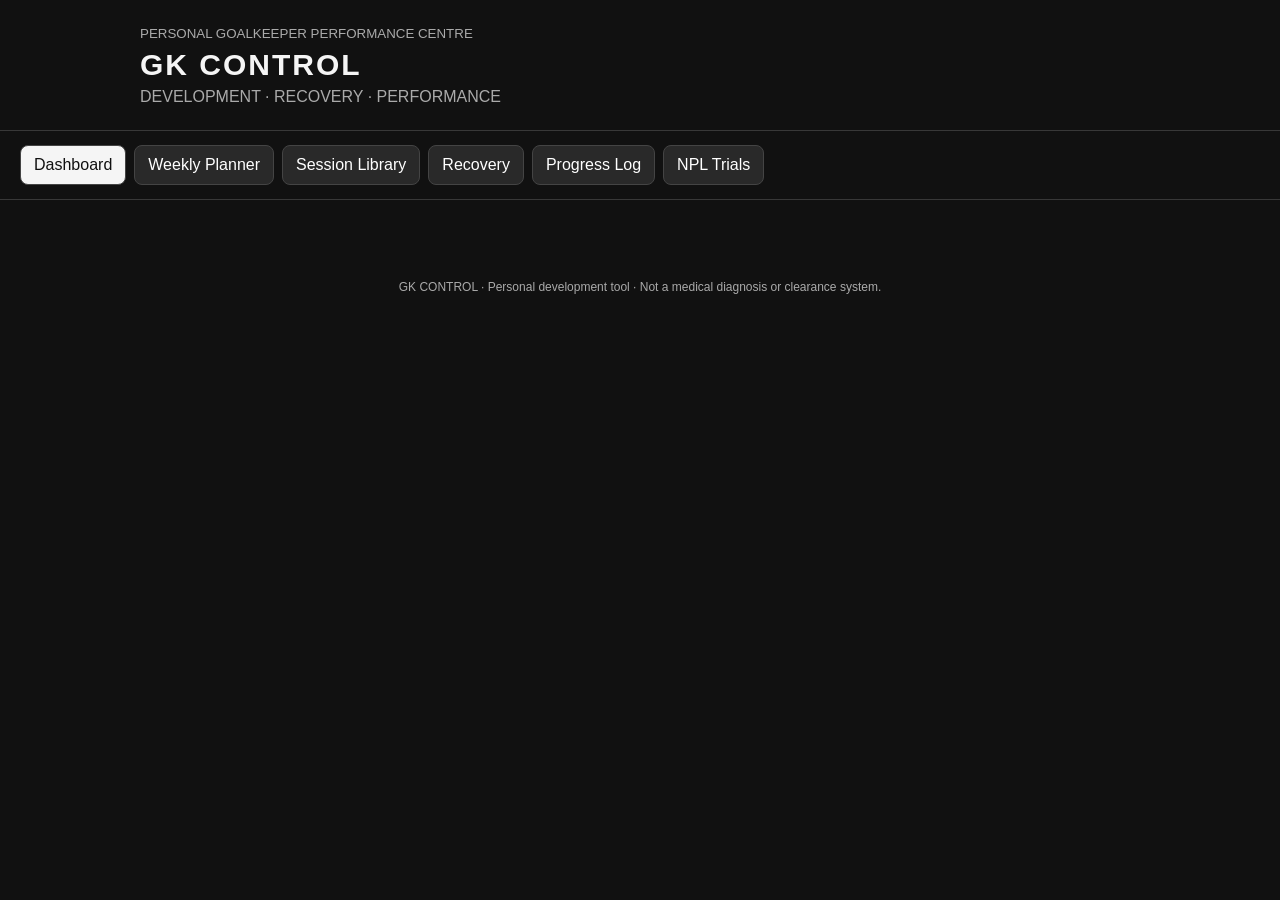
<file: index.html>
<!DOCTYPE html>
<html lang="en">
<head>
<meta charset="UTF-8">
<meta name="viewport" content="width=device-width, initial-scale=1">
<title>GK CONTROL | Goalkeeper Hub</title>
<style>
:root{--bg:#111;--panel:#1c1c1c;--line:#383838;--text:#f5f5f5;--muted:#aaa}
*{box-sizing:border-box}
body{margin:0;background:var(--bg);color:var(--text);font-family:Arial,sans-serif}
header{padding:24px 20px;border-bottom:1px solid var(--line)}
header small,.muted{color:var(--muted)}
h1{margin:6px 0;font-size:30px;letter-spacing:2px}
h2{font-size:21px}
h3{font-size:16px}
main{max-width:1050px;margin:auto;padding:20px}
nav{display:flex;gap:8px;overflow-x:auto;padding:14px 20px;border-bottom:1px solid var(--line)}
button,select,input,textarea{font:inherit}
button{cursor:pointer}
nav button,.btn{background:#292929;color:white;border:1px solid #444;border-radius:8px;padding:10px 13px;white-space:nowrap}
nav button.active,.btn.primary{background:#f5f5f5;color:#111}
nav button:hover,.btn:hover{border-color:#fff}
.page{display:none}.page.active{display:block}
.grid{display:grid;grid-template-columns:repeat(auto-fit,minmax(210px,1fr));gap:12px}
.card{background:var(--panel);border:1px solid var(--line);border-radius:12px;padding:16px;margin-bottom:12px}
.stat{font-size:30px;font-weight:bold;margin:8px 0}
label.task{display:flex;gap:10px;align-items:flex-start;padding:12px 0;border-bottom:1px solid var(--line)}
input[type=checkbox]{accent-color:#aaa;width:18px;height:18px;flex-shrink:0}
input:not([type=checkbox]),select,textarea{width:100%;background:#111;color:white;border:1px solid #555;border-radius:7px;padding:11px;margin:6px 0 12px}
textarea{min-height:90px;resize:vertical}
label.field{display:block;color:#ccc;font-size:13px;margin-top:10px}
.bar{height:8px;background:#333;border-radius:8px;overflow:hidden}
.bar div{height:100%;width:0;background:#eee;transition:width .2s}
.tag{display:inline-block;background:#303030;border:1px solid #444;border-radius:20px;padding:5px 9px;font-size:12px;color:#ddd}
.actions{display:flex;flex-wrap:wrap;gap:8px;margin-top:12px}
footer{padding:24px;color:var(--muted);font-size:12px;text-align:center}
hr{border:0;border-top:1px solid var(--line);margin:18px 0}
@media(min-width:700px){main{padding:28px}header{padding-left:max(24px,calc((100% - 1000px)/2))}}
</style>
</head>
<body>
<header>
  <small>PERSONAL GOALKEEPER PERFORMANCE CENTRE</small>
  <h1>GK CONTROL</h1>
  <div class="muted">DEVELOPMENT · RECOVERY · PERFORMANCE</div>
</header>
<nav id="nav">
  <button class="active" data-page="home">Dashboard</button>
  <button data-page="week">Weekly Planner</button>
  <button data-page="sessions">Session Library</button>
  <button data-page="recovery">Recovery</button>
  <button data-page="progress">Progress Log</button>
  <button data-page="trials">NPL Trials</button>
</nav>
<main>
<section id="home" class="page active">
  <div class="card">
    <span class="tag">MY PERFORMANCE HUB</span>
    <h2>Welcome back, Keeper.</h2>
    <p class="muted">Small improvements. Honest reviews. Consistent development.</p>
    <label class="field">My current phase
      <select id="phase">
        <option>Recovery / awaiting assessment</option>
        <option>Clinician-approved rehabilitation</option>
        <option>Return to football progression</option>
        <option>Full training - cleared</option>
        <option>Trial preparation - cleared</option>
      </select>
    </label>
  </div>
  <div class="grid">
    <div class="card"><div class="muted">DEVELOPMENT TASKS</div><div class="stat" id="taskCount">0/0</div><div class="bar"><div id="taskBar"></div></div></div>
    <div class="card"><div class="muted">MEDICAL MILESTONES</div><div class="stat" id="medicalCount">0/4</div><div class="muted">Mark only completed milestones.</div></div>
    <div class="card"><div class="muted">TRIAL PREPARATION</div><div class="stat" id="trialCount">0/7</div><div class="muted">Build readiness step by step.</div></div>
  </div>
  <div class="card"><h3>My priorities</h3><ul>
    <li>Arrange outstanding medical assessments.</li>
    <li>Review match footage and coach feedback.</li>
    <li>Record development goals and next steps.</li>
  </ul><p class="muted">Physical training must match your clinician's restrictions and clearance.</p></div>
  <div class="card"><h3>Data & backups</h3><p class="muted">Your entries are saved in this browser on this device. Export backups regularly. Clearing browser data can erase your entries.</p>
    <div class="actions"><button class="btn primary" id="export">Export my backup</button><button class="btn" id="importBtn">Import backup</button><input type="file" id="importFile" accept=".json,application/json" hidden></div>
  </div>
</section>

<section id="week" class="page">
  <h2>Weekly Planner</h2><p class="muted">Plan study, appointments, rest and only activities approved for your current phase.</p>
  <div id="weekFields"></div>
  <button class="btn primary" id="saveWeek">Save weekly plan</button>
</section>

<section id="sessions" class="page">
  <h2>Solo Session Library</h2>
  <p class="muted">Choose sessions that fit your current phase. Study sessions are non-physical.</p>
  <div class="card"><span class="tag">CURRENT PHASE</span><h3>01 — Tour Footage Review</h3><p>Review a short match clip. Note your starting position, decisions, communication and recovery after each action.</p><p><b>Record:</b> one strength, one improvement and one question.</p></div>
  <div class="card"><span class="tag">CURRENT PHASE</span><h3>02 — Positioning & Decisions</h3><p>Sketch the goal and ball position. Predict the goalkeeper's starting position, the angle to protect and the best decision.</p></div>
  <div class="card"><span class="tag">CURRENT PHASE</span><h3>03 — Mental Reset</h3><p>Write down how to reset after a mistake, communicate clearly and stay focused on the next action.</p></div>
  <div class="card"><span class="tag">AFTER SPECIFIC CLEARANCE</span><h3>04 — Handling & Catching</h3><p>Future category: secure handling, high and low balls, and rebound control. Create physical drills only after appropriate clearance.</p></div>
  <div class="card"><span class="tag">AFTER SPECIFIC CLEARANCE</span><h3>05 — Footwork & Shot-Stopping</h3><p>Future category: set position, movement, diving, landing and recovery. Requires clearance for the relevant movements and impacts.</p></div>
  <div class="card"><span class="tag">AFTER SPECIFIC CLEARANCE</span><h3>06 — Distribution & Crosses</h3><p>Future category: passing, first touch, goal kicks, aerial decisions and communication. Respect wrist and knee restrictions.</p></div>
  <div class="card"><span class="tag">AFTER SPECIFIC CLEARANCE</span><h3>07 — Athletic Development</h3><p>Future category: strength, agility, speed and conditioning under an appropriate return-to-play plan.</p></div>
</section>

<section id="recovery" class="page">
  <h2>Recovery & Medical Milestones</h2>
  <div class="card"><p class="muted">Tick a milestone only after it happens. Record medical details privately with your healthcare professional, not in public website files.</p>
    <div id="medicalTasks"></div>
  </div>
  <div class="card"><h3>Questions for my clinician</h3>
    <textarea id="medicalNotes" placeholder="Safe movements, work restrictions, approved rehab, warning signs, return-to-running criteria, follow-up..."></textarea>
    <button class="btn primary" id="saveMedical">Save private browser notes</button>
  </div>
  <div class="card"><h3>Safety reminder</h3><p>Do not test your knee or wrist with running, jumping, diving, hard gripping or loaded exercises before assessment and appropriate clearance. Seek prompt care if your knee locks, you cannot straighten it or bear weight, or severe symptoms develop.</p></div>
</section>

<section id="progress" class="page">
  <h2>Progress Log</h2>
  <div class="card">
    <label class="field">Review date<input id="logDate" type="date"></label>
    <label class="field">Skill or area
      <select id="logSkill">
        <option>Starting position & angles</option><option>Handling & rebound control</option><option>Footwork & set position</option><option>Crosses & aerial decisions</option><option>One-on-ones</option><option>Distribution</option><option>Communication</option><option>Mental reset</option><option>Recovery milestone</option>
      </select>
    </label>
    <label class="field">Performance rating (only if observed)<select id="logRating"><option>Not rated</option><option>1 - Needs work</option><option>2 - Developing</option><option>3 - Improving</option><option>4 - Strong</option><option>5 - Consistent strength</option></select></label>
    <label class="field">Confidence<select id="logConfidence"><option>Not rated</option><option>1 - Low</option><option>2</option><option>3 - Building</option><option>4</option><option>5 - High</option></select></label>
    <label class="field">What did I notice?<textarea id="logNotes" placeholder="Evidence, strengths, mistakes, coach feedback..."></textarea></label>
    <label class="field">Next priority<textarea id="logGoal" placeholder="One specific next step"></textarea></label>
    <button class="btn primary" id="addLog">Save review</button>
  </div>
  <h3>Previous reviews</h3><div id="logs"></div>
</section>

<section id="trials" class="page">
  <h2>NPL Trial Preparation</h2>
  <p class="muted">Preparation is more than making saves: decisions, communication, coachability and consistency count too.</p>
  <div class="card" id="trialTasks"></div>
  <div class="card"><h3>My goalkeeper profile</h3>
    <label class="field">Five strengths<textarea id="strengths" placeholder="My strongest qualities as a goalkeeper"></textarea></label>
    <label class="field">Three areas to improve<textarea id="weaknesses" placeholder="Honest development priorities"></textarea></label>
    <label class="field">Coach feedback<textarea id="coachFeedback" placeholder="What have coaches told me?"></textarea></label>
    <label class="field">My next goal<textarea id="trialGoal" placeholder="A realistic next milestone"></textarea></label>
    <button class="btn primary" id="saveProfile">Save profile</button>
  </div>
</section>
</main>
<footer>GK CONTROL · Personal development tool · Not a medical diagnosis or clearance system.</footer>

<script>
const $=id=>document.getElementById(id);
const defaults={
 phase:"Recovery / awaiting assessment",
 tasks:[
 "Arrange outstanding medical assessments",
 "Review tour footage and identify lessons",
 "Choose a technical weakness to study",
 "Start a weekly performance journal",
 "Write goalkeeper communication cues",
 "Create a mental reset routine",
 "Research trial dates and requirements",
 "Confirm medical readiness before physical trials"
 ],
 medical:[
 "Knee assessment / imaging completed",
 "Wrist assessment / imaging completed",
 "Results reviewed with a clinician",
 "Specific return-to-football clearance received"
 ],
 trial:[
 "Write five goalkeeper strengths",
 "List three areas to improve",
 "Collect useful match footage",
 "Review communication cues",
 "Research trial dates and eligibility",
 "Identify coaches for honest feedback",
 "Confirm readiness before physical trials"
 ],
 week:{},
 medicalDone:[],trialDone:[],taskDone:[],logs:[],
 medicalNotes:"",strengths:"",weaknesses:"",coachFeedback:"",trialGoal:""
};
let data;
try{data={...defaults,...JSON.parse(localStorage.getItem("gk-control-data")||"{}")}}catch(e){data={...defaults}}
function save(){localStorage.setItem("gk-control-data",JSON.stringify(data));renderStats()}
function checkList(container,items,doneKey){
 const el=$(container);el.innerHTML="";
 items.forEach((label,i)=>{
 const row=document.createElement("label");row.className="task";
 const cb=document.createElement("input");cb.type="checkbox";cb.checked=data[doneKey].includes(i);
 cb.addEventListener("change",()=>{data[doneKey]=cb.checked?[...data[doneKey],i]:data[doneKey].filter(x=>x!==i);save()});
 const span=document.createElement("span");span.textContent=label;
 row.append(cb,span);el.append(row);
 });
}
function renderStats(){
 $("taskCount").textContent=data.taskDone.length+"/"+data.tasks.length;
 $("taskBar").style.width=(100*data.taskDone.length/data.tasks.length)+"%";
 $("medicalCount").textContent=data.medicalDone.length+"/"+data.medical.length;
 $("trialCount").textContent=data.trialDone.length+"/"+data.trial.length;
}
function renderWeek(){
 const el=$("weekFields");el.innerHTML="";
 ["Monday","Tuesday","Wednesday","Thursday","Friday","Saturday","Sunday"].forEach(day=>{
 const label=document.createElement("label");label.className="field";label.textContent=day;
 const input=document.createElement("input");input.value=data.week[day]||"";
 input.placeholder="Study, appointments, rest, approved activity...";
 input.dataset.day=day;label.append(input);el.append(label);
 });
}
function renderLogs(){
 const el=$("logs");el.innerHTML="";
 if(!data.logs.length){el.textContent="No reviews saved yet.";return}
 [...data.logs].reverse().forEach(log=>{
 const card=document.createElement("div");card.className="card";
 const h=document.createElement("h3");h.textContent=log.date+" · "+log.skill;
 const p=document.createElement("p");p.textContent="Rating: "+log.rating+" | Confidence: "+log.confidence;
 const notes=document.createElement("p");notes.textContent=log.notes||"No observations recorded.";
 const goal=document.createElement("p");goal.textContent="Next priority: "+(log.goal||"Not set");
 card.append(h,p,notes,goal);el.append(card);
 });
}
function render(){
 $("phase").value=data.phase;
 checkList("medicalTasks",data.medical,"medicalDone");
 checkList("trialTasks",data.trial,"trialDone");
 checkList("home",[], "taskDone");
 renderWeek();renderLogs();renderStats();
 $("medicalNotes").value=data.medicalNotes;
 ["strengths","weaknesses","coachFeedback","trialGoal"].forEach(k=>$(k).value=data[k]||"");
}
document.querySelectorAll("nav button").forEach(btn=>btn.addEventListener("click",()=>{
 document.querySelectorAll("nav button").forEach(b=>b.classList.toggle("active",b===btn));
 document.querySelectorAll(".page").forEach(p=>p.classList.toggle("active",p.id===btn.dataset.page));
}));
$("phase").addEventListener("change",e=>{data.phase=e.target.value;save()});
$("saveWeek").addEventListener("click",()=>{
 document.querySelectorAll("#weekFields input").forEach(i=>data.week[i.dataset.day]=i.value);save();alert("Weekly plan saved on this device.");
});
$("saveMedical").addEventListener("click",()=>{data.medicalNotes=$("medicalNotes").value;save();alert("Notes saved on this device.")});
$("addLog").addEventListener("click",()=>{
 data.logs.push({date:$("logDate").value||new Date().toISOString().slice(0,10),skill:$("logSkill").value,rating:$("logRating").value,confidence:$("logConfidence").value,notes:$("logNotes").value,goal:$("logGoal").value});
 ["logNotes","logGoal"].forEach(k=>$(k).value="");save();renderLogs();alert("Review saved.");
});
$("saveProfile").addEventListener("click",()=>{
 ["strengths","weaknesses","coachFeedback","trialGoal"].forEach(k=>data[k]=$(k).value);save();alert("Profile saved on this device.");
});
$("export").addEventListener("click",()=>{
 const blob=new Blob([JSON.stringify(data,null,2)],{type:"application/json"});
 const url=URL.createObjectURL(blob);const a=document.createElement("a");a.href=url;a.download="gk-control-backup.json";a.click();URL.revokeObjectURL(url);
});
$("importBtn").addEventListener("click",()=>$("importFile").click());
$("importFile").addEventListener("change",async e=>{
 try{
 const imported=JSON.parse(await e.target.files[0].text());
 if(!imported||!Array.isArray(imported.tasks)||!Array.isArray(imported.logs))throw Error("Invalid backup");
 data={...defaults,...imported};save();render();alert("Backup imported.");
 }catch(err){alert("Couldn't import that backup. Please choose a valid GK CONTROL JSON backup.")}e.target.value="";
});
/* Task checklist is rendered in its own dashboard card. */
const taskCard=document.createElement("div");taskCard.className="card";
const taskHeading=document.createElement("h3");taskHeading.textContent="Development checklist";
taskCard.append(taskHeading);
const taskList=document.createElement("div");taskList.id="dashboardTasks";taskCard.append(taskList);
$("home").insertBefore(taskCard,$("home").children[1]);
const oldRender=render;
render=function(){
 oldRender();
 checkList("dashboardTasks",data.tasks,"taskDone");
};
render();
</script>
</body>
</html>
</file>
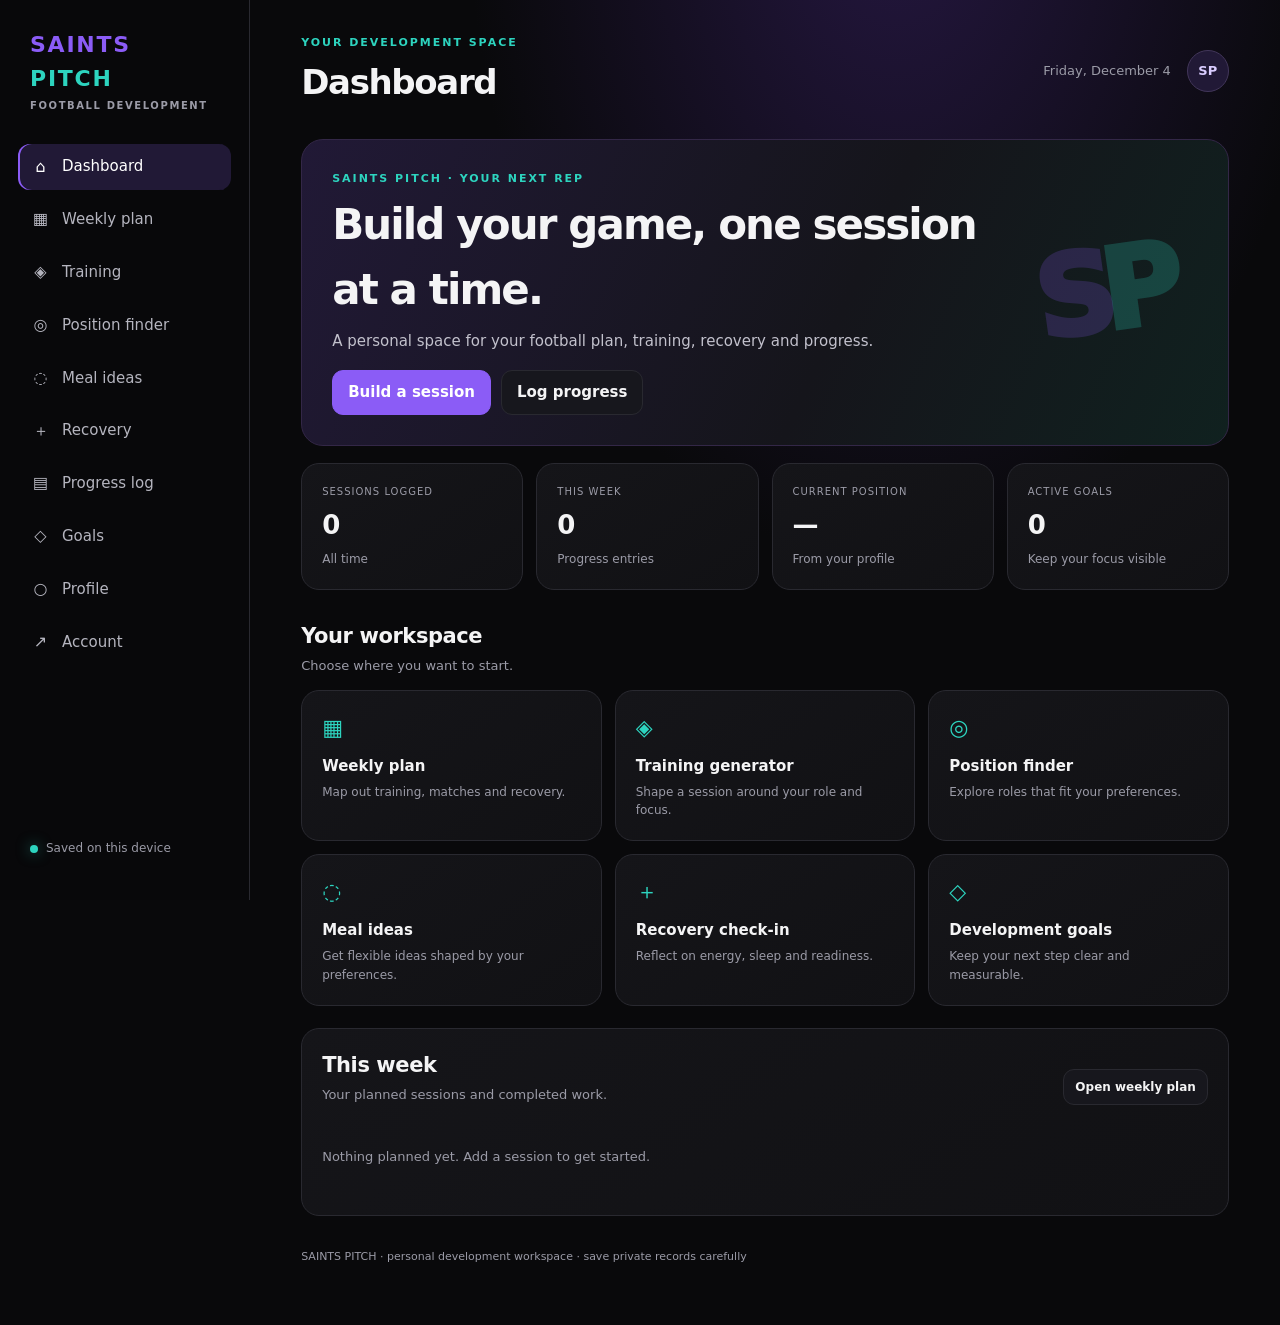
<file: saints-pitch/index.html>
<!doctype html>
<html lang="en">
<head>
  <meta charset="utf-8">
  <meta name="viewport" content="width=device-width, initial-scale=1">
  <meta name="theme-color" content="#09090b">
  <title>SAINTS PITCH — Football development</title>
  <link rel="stylesheet" href="app.css">
</head>
<body>
  <div class="app-shell">
    <aside class="sidebar">
      <a class="brand" href="#dashboard"><span>SAINTS</span> <b>PITCH</b></a>
      <p class="brand-sub">FOOTBALL DEVELOPMENT</p>
      <nav id="sideNav" aria-label="Main navigation"></nav>
      <div class="side-status"><span class="status-dot"></span><span id="saveStatus">Saved on this device</span></div>
    </aside>
    <main class="main">
      <header class="topbar"><div><p class="eyebrow">YOUR DEVELOPMENT SPACE</p><h1 id="pageTitle">Dashboard</h1></div><div class="topbar-right"><span id="today"></span><button class="avatar" data-page="account" aria-label="Open account">SP</button></div></header>
      <div id="message" class="message" role="status" aria-live="polite" hidden></div>

      <section class="page active" id="dashboard">
        <div class="hero"><div><p class="eyebrow">SAINTS PITCH · YOUR NEXT REP</p><h2>Build your game, one session at a time.</h2><p>A personal space for your football plan, training, recovery and progress.</p><div class="actions"><button class="button primary" data-page="training">Build a session</button><button class="button secondary" data-page="progress">Log progress</button></div></div><div class="hero-mark" aria-hidden="true">S<span>P</span></div></div>
        <div class="stats"><article class="card stat"><span>SESSIONS LOGGED</span><strong id="statSessions">0</strong><small>All time</small></article><article class="card stat"><span>THIS WEEK</span><strong id="statWeek">0</strong><small>Progress entries</small></article><article class="card stat"><span>CURRENT POSITION</span><strong id="statPosition">—</strong><small>From your profile</small></article><article class="card stat"><span>ACTIVE GOALS</span><strong id="statGoals">0</strong><small>Keep your focus visible</small></article></div>
        <div class="section-heading"><div><h2>Your workspace</h2><p>Choose where you want to start.</p></div></div><div class="tool-grid" id="quickTools"></div>
        <div class="card dashboard-plan"><div class="section-heading compact"><div><h2>This week</h2><p>Your planned sessions and completed work.</p></div><button class="button small secondary" data-page="plan">Open weekly plan</button></div><div id="dashboardPlan" class="empty">Nothing planned yet. Add a session to get started.</div></div>
      </section>

      <section class="page" id="plan"><div class="section-heading"><div><p class="eyebrow">BUILD A ROUTINE THAT FITS</p><h2>Weekly plan</h2><p>Plan around team training, matches, school/work and rest days.</p></div></div><div class="card"><form id="planForm" class="form-grid"><label>Day<select id="planDay"><option>Monday</option><option>Tuesday</option><option>Wednesday</option><option>Thursday</option><option>Friday</option><option>Saturday</option><option>Sunday</option></select></label><label>Focus<select id="planFocus"><option>Team training</option><option>Technical work</option><option>Strength and movement</option><option>Match / trial</option><option>Recovery</option><option>Rest</option></select></label><label>Minutes<input id="planMinutes" type="number" min="0" max="240" value="45"></label><label class="wide">Notes<input id="planNotes" maxlength="120" placeholder="Optional"></label></form><div class="actions"><button class="button primary" id="addPlan">Add to week</button><button class="button secondary" id="clearPlan">Clear week</button></div></div><div class="section-heading"><div><h2>Your sessions</h2><p>Mark a session done to add it to your progress log.</p></div></div><div id="planList" class="plan-list"></div></section>

      <section class="page" id="training"><div class="section-heading"><div><p class="eyebrow">RULE-BASED SESSION BUILDER</p><h2>Training generator</h2><p>Shape a session around your position, goal and available time.</p></div></div><div class="card"><form id="trainingForm" class="form-grid"><label>Position<select id="trainPosition"><option>Goalkeeper</option><option>Centre back</option><option>Full back</option><option>Centre midfielder</option><option>Attacking midfielder</option><option>Winger</option><option>Striker</option><option>General / exploring</option></select></label><label>Development area<select id="trainFocus"><option>Ball mastery</option><option>Passing and first touch</option><option>Speed and agility</option><option>Strength and movement</option><option>Position-specific skills</option><option>Match awareness</option><option>Recovery / light day</option></select></label><label>Time<select id="trainMinutes"><option value="20">20 minutes</option><option value="35" selected>35 minutes</option><option value="50">50 minutes</option></select></label><label>Equipment<select id="trainEquipment"><option>Ball only</option><option>Ball and cones / markers</option><option>Bodyweight only</option><option>Full pitch access</option></select></label><label class="wide check-label"><input type="checkbox" id="trainingCleared"> I have clinician clearance for movement-based training</label><label class="wide">Anything to work around?<input id="trainNotes" maxlength="120" placeholder="e.g. limited space, no wall"></label></form><div class="actions"><button class="button primary" id="generateTraining">Generate session</button><button class="button secondary" id="saveTraining" hidden>Save to progress</button></div><div id="trainingResult" aria-live="polite"></div></div><p class="notice">Training ideas are educational, not medical advice. If you have pain, an injury or symptoms that concern you, pause and speak with a qualified clinician. Do not train through pain.</p></section>

      <section class="page" id="positions"><div class="section-heading"><div><p class="eyebrow">FIND A ROLE TO EXPLORE</p><h2>Position finder</h2><p>Use your preferences to explore roles. This is a starting point, not a verdict.</p></div></div><div class="card"><form id="positionForm" class="form-grid"><label>What do you enjoy most?<select id="pref1"><option value="hands">Using hands and organising</option><option value="defend">Defending and reading danger</option><option value="pass">Passing and linking play</option><option value="create">Creating chances</option><option value="finish">Getting into scoring areas</option></select></label><label>What sounds like you?<select id="pref2"><option value="calm">Calm decision-maker</option><option value="fast">Quick and energetic</option><option value="strong">Enjoys physical duels</option><option value="creative">Inventive and expressive</option><option value="aware">Reads the game early</option></select></label><label>What would you like more of?<select id="pref3"><option value="team">Being involved in team play</option><option value="space">Finding space</option><option value="duels">One-on-one moments</option><option value="organise">Organising teammates</option></select></label></form><div class="actions"><button class="button primary" id="generatePosition">Show roles to try</button></div><div id="positionResult" aria-live="polite"></div></div></section>

      <section class="page" id="nutrition"><div class="section-heading"><div><p class="eyebrow">FLEXIBLE FOOD INSPIRATION</p><h2>Meal ideas</h2><p>Get a general idea shaped by your preferences and budget.</p></div></div><p class="notice">Meal suggestions are not clinical nutrition advice and cannot guarantee allergy safety. Check every ingredient and label. For allergies, medical conditions or restrictive diets, speak with a qualified dietitian or clinician.</p><div class="card"><form id="nutritionForm" class="form-grid"><label>Meal<select id="mealType"><option>Breakfast</option><option>Lunch</option><option>Dinner</option><option>Snack</option></select></label><label>Budget<select id="mealBudget"><option value="low">Budget friendly</option><option value="any">Flexible</option></select></label><label>Eating preference<select id="dietStyle"><option value="any">No preference</option><option value="vegetarian">Vegetarian</option><option value="vegan">Vegan</option><option value="halal">Halal-friendly</option><option value="glutenfree">Gluten-free preference</option><option value="dairyfree">Dairy-free preference</option></select></label><label>Foods to avoid<input id="avoidFoods" maxlength="160" placeholder="Comma separated"></label><label class="wide">Cultural or religious notes<input id="mealCulture" maxlength="100" placeholder="e.g. no pork"></label></form><div class="actions"><button class="button primary" id="generateMeal">Suggest a meal</button><button class="button secondary" id="saveMeal" hidden>Save idea</button></div><div id="mealResult" aria-live="polite"></div></div></section>

      <section class="page" id="recovery"><div class="section-heading"><div><p class="eyebrow">REST IS PART OF THE PLAN</p><h2>Recovery and readiness</h2><p>Take a quick check-in before deciding what your body needs today.</p></div></div><div class="two-col"><div class="card"><form id="recoveryForm" class="form-grid"><label>Sleep last night<select id="sleep"><option>Good</option><option>Okay</option><option>Poor</option></select></label><label>Energy today<select id="energy"><option>High</option><option>Steady</option><option>Low</option></select></label><label>Soreness<select id="soreness"><option>None</option><option>Mild</option><option>Moderate</option><option>High</option></select></label><label>Pain affecting movement?<select id="pain"><option>No</option><option>Yes</option></select></label><label class="wide">Optional note<textarea id="recoveryNotes" maxlength="240" placeholder="Keep it general; avoid detailed medical information."></textarea></label></form><button class="button primary" id="saveRecovery">Save check-in</button></div><div class="card"><p class="eyebrow">RECENT CHECK-INS</p><div id="recoveryList" class="empty">No check-ins saved yet.</div></div></div></section>

      <section class="page" id="progress"><div class="section-heading"><div><p class="eyebrow">NOTICE THE SMALL WINS</p><h2>Progress log</h2><p>Save training, matches, recovery and reflections.</p></div><div class="actions"><button class="button secondary" id="exportData">Export my data</button><label class="button secondary import-button" for="importData">Import backup<input id="importData" type="file" accept="application/json,.json" hidden></label></div></div><div class="two-col"><div class="card"><form id="logForm" class="form-grid"><label>Entry type<select id="logType"><option>Training</option><option>Match / trial</option><option>Recovery</option><option>Reflection</option></select></label><label>Date<input type="date" id="logDate" required></label><label>Minutes (optional)<input type="number" id="logDuration" min="0" max="600" placeholder="35"></label><label>How did it feel?<select id="logFeeling"><option>Good</option><option>Steady</option><option>Tough</option><option>Rest day</option></select></label><label class="wide">What happened?<textarea id="logNote" maxlength="500" placeholder="What went well? What do you want to revisit?"></textarea></label></form><button class="button primary" id="saveLog">Save entry</button></div><div class="card"><div class="section-heading compact"><div><h2>Recent entries</h2><p id="progressSummary">Your saved work will appear here.</p></div></div><div id="logList" class="empty">No entries yet.</div></div></div></section>

      <section class="page" id="goals"><div class="section-heading"><div><p class="eyebrow">KEEP YOUR NEXT STEP VISIBLE</p><h2>Development goals</h2><p>Choose a focus you can revisit and update.</p></div></div><div class="card"><form id="goalForm" class="form-grid"><label class="wide">Goal<input id="goalTitle" maxlength="100" required placeholder="e.g. scan before receiving the ball more often"></label><label>Area<select id="goalArea"><option>Technical</option><option>Tactical</option><option>Physical</option><option>Mental</option><option>Recovery</option><option>Other</option></select></label><label>Review date<input id="goalDate" type="date"></label><label class="wide">How will you know you're improving?<input id="goalMeasure" maxlength="140" placeholder="A simple sign to look for"></label></form><button class="button primary" id="addGoal">Add goal</button></div><div class="section-heading"><div><h2>Your goals</h2><p>Mark complete when you feel ready.</p></div></div><div id="goalList" class="tool-grid"></div></section>

      <section class="page" id="profile"><div class="section-heading"><div><p class="eyebrow">MAKE THIS YOURS</p><h2>Player profile</h2><p>These optional details help tailor your workspace.</p></div></div><div class="card"><form id="profileForm" class="form-grid"><label>Name or nickname<input id="displayName" maxlength="40" placeholder="What should we call you?"></label><label>Main position<select id="profilePosition"><option value="">Choose later</option><option>Goalkeeper</option><option>Centre back</option><option>Full back</option><option>Centre midfielder</option><option>Attacking midfielder</option><option>Winger</option><option>Striker</option><option>General / exploring</option></select></label><label>Current level<select id="profileLevel"><option value="">Choose later</option><option>New to football</option><option>Community / social</option><option>Club football</option><option>Competitive / academy</option><option>Prefer not to say</option></select></label><label>Weekly availability<select id="availability"><option>1–2 days</option><option>3 days</option><option>4 days</option><option>5+ days</option><option>Varies week to week</option></select></label><label class="wide">What are you working toward?<textarea id="profileGoals" maxlength="250" placeholder="A few words about what matters to you"></textarea></label></form><div class="actions"><button class="button primary" id="saveProfile">Save profile</button><button class="button secondary" id="clearData">Clear this device</button></div></div></section>

      <section class="page" id="account"><div class="section-heading"><div><p class="eyebrow">PRIVATE ACCOUNT AND BACKUP</p><h2>Account</h2><p>Connect a private cloud account when your backend is ready.</p></div></div><div class="notice">This page is published on GitHub Pages. The app code is public, but your saved data is not published. Until a backend is connected, your records stay in this browser on this device. Avoid sensitive health details.</div><div class="two-col"><div class="card"><h2 id="accountHeading">Connect cloud storage</h2><p id="accountCopy">Account sign-up, sign-in, password reset and private sync need a Supabase project. Add its project URL and public anon key below. Never enter a service-role key.</p><form id="configForm" class="form-grid"><label class="wide">Project URL<input id="projectUrl" type="url" placeholder="https://your-project.supabase.co"></label><label class="wide">Public anon key<input id="anonKey" type="password" autocomplete="off" placeholder="Public anon / publishable key"></label></form><div class="actions"><button class="button primary" id="saveConfig">Save connection on this device</button><button class="button secondary" id="forgetConfig">Disconnect</button></div><div id="authArea" hidden><hr><form id="authForm" class="form-grid"><label class="wide">Email<input id="authEmail" type="email" autocomplete="email" required></label><label class="wide">Password<input id="authPassword" type="password" autocomplete="current-password" minlength="8"></label></form><div class="actions"><button class="button primary" id="signIn">Sign in</button><button class="button secondary" id="signUp">Create account</button><button class="text-button" id="forgotPassword">Forgot password?</button><button class="button secondary" id="signOut" hidden>Sign out</button></div><div class="actions"><button class="button secondary" id="syncCloud" hidden>Save a private cloud copy</button><button class="button secondary" id="restoreCloud" hidden>Restore from cloud</button></div></div></div><div class="card"><p class="eyebrow">SETUP NOTES</p><ol class="setup-list"><li>Create a Supabase project on its free plan.</li><li>Run the included <code>schema.sql</code> in the SQL editor.</li><li>Copy the Project URL and public anon key from Project Settings → API.</li><li>Set the GitHub Pages address as an allowed redirect URL in Authentication settings.</li></ol><p class="muted">Free projects can pause after inactivity. The default auth email service has low best-effort limits. See the setup guide for current limits.</p></div></div><div id="passwordUpdate" class="card" hidden><h2>Choose a new password</h2><label>New password<input id="newPassword" type="password" minlength="8"></label><button class="button primary" id="updatePassword">Update password</button></div></section>

      <footer class="footer">SAINTS PITCH · personal development workspace · save private records carefully</footer>
    </main>
  </div>
  <nav class="mobile-nav" id="mobileNav" aria-label="Mobile navigation"></nav>
  <script src="app.js" defer></script>
</body>
</html>
</file>
<file: saints-pitch/app.css>
:root{color-scheme:dark;--bg:#09090b;--panel:#121216;--panel2:#18181d;--line:#292930;--muted:#9b9ba7;--text:#f4f4f5;--purple:#8B5CF6;--teal:#2DD4BF;--red:#fb7185;--radius:18px;font:15px/1.55 Inter,ui-sans-serif,system-ui,-apple-system,BlinkMacSystemFont,"Segoe UI",sans-serif}
*{box-sizing:border-box}body{margin:0;background:radial-gradient(ellipse at 70% -10%,#251741 0,transparent 34%),var(--bg);color:var(--text)}button,input,select,textarea{font:inherit}button{cursor:pointer}a{color:inherit;text-decoration:none}button:focus-visible,a:focus-visible,input:focus-visible,select:focus-visible,textarea:focus-visible{outline:3px solid #2dd4bf99;outline-offset:2px}.app-shell{max-width:1500px;margin:auto;min-height:100vh;display:grid;grid-template-columns:250px minmax(0,1fr)}.sidebar{border-right:1px solid var(--line);padding:28px 18px;position:sticky;top:0;height:100vh;display:flex;flex-direction:column;background:#09090bf2}.brand{font-size:22px;font-weight:900;letter-spacing:.08em;padding:0 12px}.brand span{color:var(--purple)}.brand b{color:var(--teal)}.brand-sub{color:var(--muted);font-size:10px;letter-spacing:.16em;font-weight:700;margin:2px 12px 30px}.sidebar nav{display:grid;gap:6px}.nav-link{border:0;text-align:left;border-radius:12px;padding:11px 13px;color:#b5b5bf;background:transparent;display:flex;gap:12px;align-items:center}.nav-link:hover,.nav-link.active{background:#211936;color:white}.nav-link.active{box-shadow:inset 2px 0 var(--purple)}.nav-icon{width:19px;text-align:center;font-size:16px}.side-status{margin-top:auto;color:var(--muted);font-size:12px;padding:14px 12px;display:flex;align-items:center;gap:8px}.status-dot{width:8px;height:8px;border-radius:50%;background:var(--teal);box-shadow:0 0 14px #2dd4bf88}.main{padding:34px clamp(20px,4vw,58px) 60px;min-width:0}.topbar{display:flex;justify-content:space-between;align-items:center;margin-bottom:30px;gap:16px}.eyebrow{font-size:11px;letter-spacing:.18em;text-transform:uppercase;color:var(--teal);font-weight:750;margin:0 0 5px}.topbar h1{margin:0;font-size:clamp(25px,3vw,34px);letter-spacing:-.04em}.topbar-right{display:flex;align-items:center;gap:16px;color:var(--muted);font-size:13px}.avatar{border:1px solid #42365a;border-radius:50%;height:42px;width:42px;background:#211936;color:#d9ccff;font-weight:800}.content{max-width:1120px}.page{display:none}.page.active{display:block}.hero{padding:30px;border-radius:22px;background:linear-gradient(115deg,#211936,#15151b 58%,#10211f);border:1px solid #332747;position:relative;overflow:hidden;display:flex;justify-content:space-between;align-items:center;min-height:245px}.hero h2{font-size:clamp(27px,3.4vw,42px);letter-spacing:-.045em;margin:5px 0 8px;max-width:650px}.hero p:not(.eyebrow){color:#c2c1cc;max-width:620px;margin:0}.hero-mark{font-size:112px;font-weight:950;letter-spacing:-.13em;color:#8b5cf633;line-height:1;transform:rotate(-8deg);padding:0 30px}.hero-mark span{color:#2dd4bf38}.actions{display:flex;gap:10px;align-items:center;margin-top:17px;flex-wrap:wrap}.button{padding:10px 15px;border-radius:11px;border:1px solid var(--line);background:var(--panel2);color:var(--text);font-weight:700}.button.primary{background:var(--purple);border-color:var(--purple);color:white}.button.secondary{background:#17171d}.button:hover{filter:brightness(1.15)}.button.small{font-size:12px;padding:8px 11px}.text-button{border:0;background:transparent;color:var(--teal);text-decoration:underline;padding:7px}.stats{display:grid;grid-template-columns:repeat(4,minmax(0,1fr));gap:13px;margin:17px 0}.card{background:linear-gradient(145deg,#151519,#111114);border:1px solid var(--line);border-radius:var(--radius);padding:20px}.stat{display:grid;gap:5px}.stat span{color:var(--muted);font-size:10px;letter-spacing:.1em}.stat strong{font-weight:850;font-size:26px;letter-spacing:-.03em;overflow-wrap:anywhere}.stat small,.muted{font-size:12px;color:var(--muted)}.section-heading{display:flex;justify-content:space-between;align-items:end;gap:16px;margin:30px 0 13px}.section-heading h2{margin:0;font-size:21px;letter-spacing:-.02em}.section-heading p:not(.eyebrow){margin:4px 0 0;color:var(--muted);font-size:13px}.section-heading.compact{margin:0 0 14px}.tool-grid{display:grid;grid-template-columns:repeat(3,minmax(0,1fr));gap:13px}.tool-card{cursor:pointer;transition:.15s}.tool-card:hover{transform:translateY(-2px);border-color:#554078}.tool-icon{font-size:22px;margin-bottom:10px;color:var(--teal)}.tool-card h3{margin:0 0 5px;font-size:15px}.tool-card p{margin:0;color:var(--muted);font-size:12px}.dashboard-plan{margin-top:22px}.form-grid{display:grid;grid-template-columns:repeat(2,minmax(0,1fr));gap:14px}.form-grid label{display:grid;gap:6px;font-size:12px;color:#c5c5ce;font-weight:650}.form-grid .wide{grid-column:1/-1}.form-grid input,.form-grid select,.form-grid textarea,#newPassword{width:100%;padding:11px 12px;border-radius:10px;background:#0d0d10;border:1px solid var(--line);color:var(--text);outline:none}.form-grid textarea{min-height:86px;resize:vertical}.check-label{display:flex!important;align-items:center;gap:9px}.check-label input{width:auto;accent-color:var(--purple)}.two-col{display:grid;grid-template-columns:1.1fr .9fr;gap:14px}.notice{padding:13px 15px;border-radius:12px;border:1px solid #263f4a;background:#10191d;color:#b4d0d5;font-size:12px;margin:15px 0}.notice strong{color:#e7d6a6}.result{margin-top:17px;padding:20px;border-radius:15px;background:#101014;border:1px solid var(--line)}.result h3{margin:3px 0 9px}.result ul{margin:8px 0;padding-left:21px;color:#d2d2da}.result li{margin:7px 0}.pill{display:inline-block;border:1px solid #3a3150;background:#211936;color:#d7c8ff;font-size:11px;border-radius:99px;padding:4px 9px;margin:2px}.empty{color:var(--muted);font-size:13px;padding:14px 0}.plan-list{display:grid;gap:10px}.plan-item,.log-item,.recovery-item{border:1px solid var(--line);border-radius:13px;padding:14px;background:#101014}.plan-item{display:grid;grid-template-columns:100px 1fr auto;gap:15px;align-items:center}.plan-day{color:var(--teal);font-weight:750}.plan-item p,.log-item p{margin:3px 0;color:var(--muted);font-size:12px}.log-list,.recovery-list{display:grid;gap:9px}.log-item strong,.recovery-item strong{display:block}.log-item small,.recovery-item small{color:var(--muted)}.goal-card h3{margin:0 0 5px}.goal-card p{font-size:12px;color:var(--muted)}.goal-card .actions{margin-top:10px}.goal-state{font-size:11px;color:var(--teal)}.empty-state{border:1px dashed #36363f;border-radius:12px;padding:18px;color:var(--muted);font-size:13px}.footer{max-width:1120px;color:var(--muted);font-size:11px;margin-top:32px}.message{position:sticky;top:12px;z-index:4;max-width:1120px;padding:12px 15px;border-radius:12px;background:#17171d;border:1px solid #42365a;margin-bottom:16px;color:#e5dcff}.message.error{border-color:#56303a;color:#f0b5c0}.message.success{border-color:#285247;color:#a8eadc}.setup-list{padding-left:19px;color:#d0d0d8;font-size:13px}.setup-list li{margin:9px 0}code{color:#c7b6ff}hr{border:0;border-top:1px solid var(--line);margin:20px 0}[hidden]{display:none!important}.mobile-nav{display:none}
@media(max-width:980px){.app-shell{grid-template-columns:215px minmax(0,1fr)}.stats{grid-template-columns:repeat(2,minmax(0,1fr))}.tool-grid{grid-template-columns:repeat(2,minmax(0,1fr))}}
@media(max-width:700px){.app-shell{display:block}.sidebar{display:none}.main{padding:22px 16px 95px}.topbar{margin-bottom:22px}.topbar-right #today{display:none}.mobile-nav{display:flex;position:fixed;z-index:5;bottom:0;left:0;right:0;background:#101014f2;backdrop-filter:blur(14px);border-top:1px solid var(--line);justify-content:space-around;padding:8px 4px max(9px,env(safe-area-inset-bottom));overflow-x:auto}.mobile-nav .nav-link{display:grid;justify-items:center;gap:2px;padding:4px 6px;font-size:9px;white-space:nowrap}.mobile-nav .nav-icon{font-size:17px}.hero{padding:22px}.hero-mark{display:none}.stats .card{padding:14px}.stat strong{font-size:21px}.tool-grid,.two-col{grid-template-columns:1fr}.form-grid{grid-template-columns:1fr}.form-grid .wide{grid-column:auto}.plan-item{grid-template-columns:70px 1fr}.plan-item .plan-actions{grid-column:1/-1}.section-heading{align-items:start;flex-direction:column}}
@media(prefers-reduced-motion:reduce){*,*::before,*::after{scroll-behavior:auto!important;transition:none!important}}
</file>
